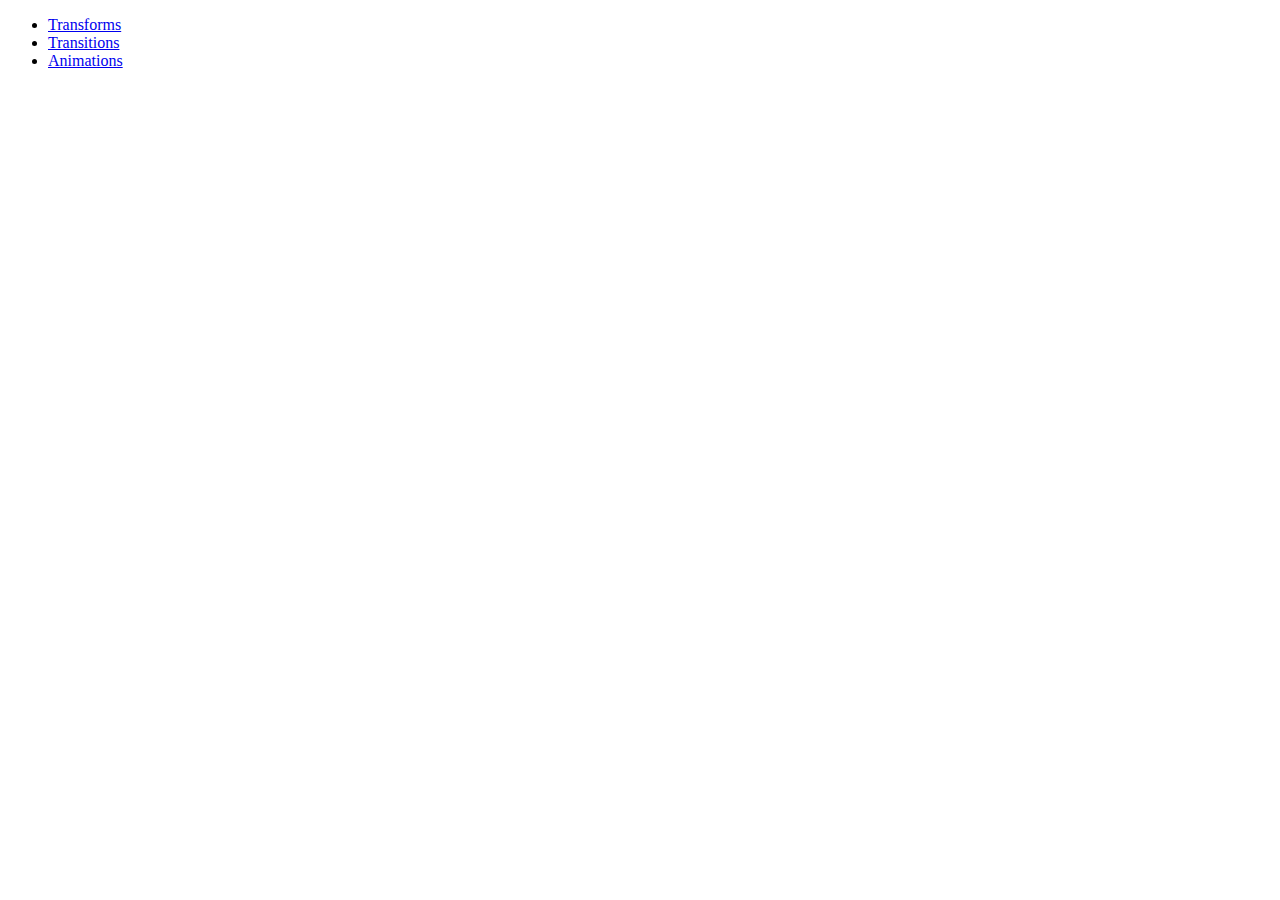
<file: week4/index.html>
<!DOCTYPE html>
<html lang="en">
<head>
    <meta charset="UTF-8">
    <meta name="viewport" content="width=device-width, initial-scale=1.0">
    <meta http-equiv="X-UA-Compatible" content="ie=edge">
    <title>Transforms and Transitions & Animations CSS</title>
</head>
<body>
    <ul>
            <li><a href="./transforms.html">Transforms</a></li>
            <li><a href="./transitions.html">Transitions</a></li>
            <li><a href="./animations.html">Animations</a></li>

    </ul>
</body>
</html>
</file>
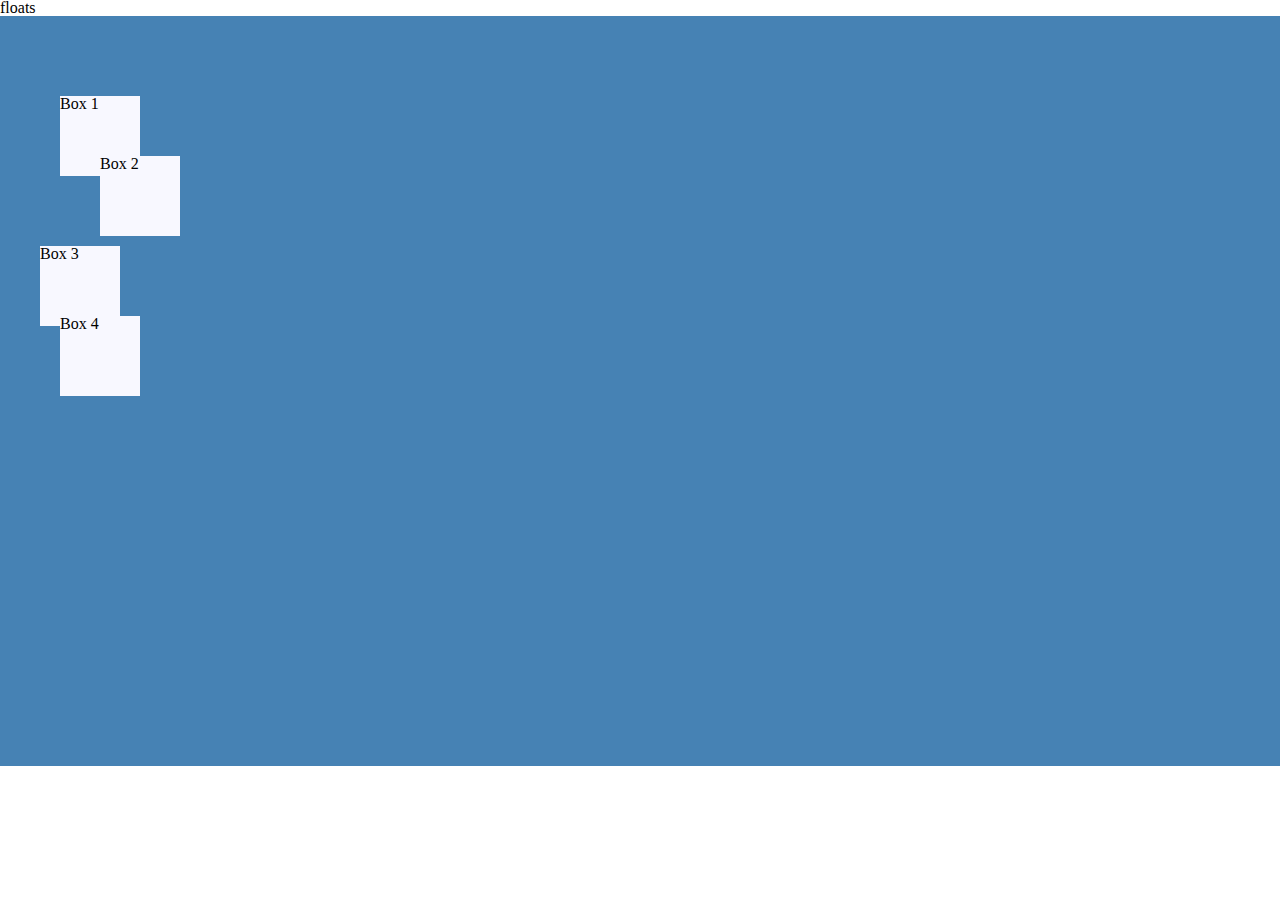
<file: week2/floats.html>
<!DOCTYPE html>
<html lang="en">
<head>
    <meta charset="UTF-8">
    <meta name="viewport" content="width=device-width, initial-scale=1.0">
    <meta http-equiv="X-UA-Compatible" content="ie=edge">
    <title>Floats</title>
    <link rel="stylesheet" href="../week1/object/css/reset.css">
    <link rel="stylesheet" href="./css/style-floats.css">
</head>
<body>
    <h1>floats</h1>

    <div class="box-set">
        <figure class="box box-1">Box 1</figure>
        <figure class="box box-2">Box 2</figure>
        <figure class="box box-3">Box 3</figure>
        <figure class="box box-4">Box 4</figure>
      </div>
      
</body>
</html>
</file>
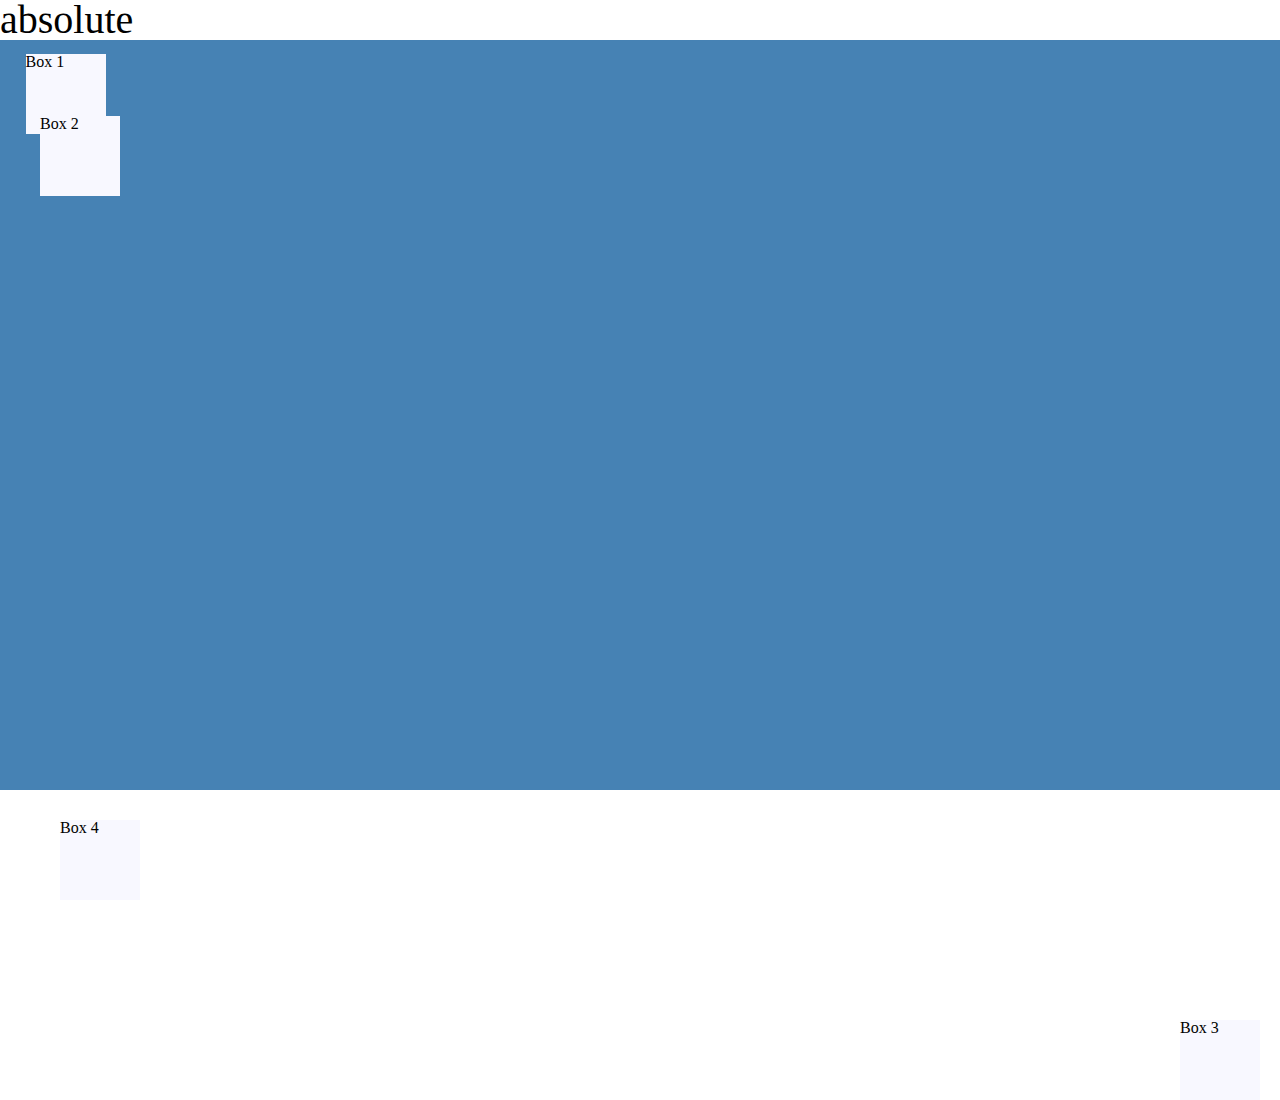
<file: week2/position-absolute.html>
<!DOCTYPE html>
<html lang="en">

<head>
    <meta charset="UTF-8">
    <!-- meta will stop a mobile scale  -->
    <meta name="viewport" content="width=device-width, initial-scale=1.0">
    
    <meta http-equiv="X-UA-Compatible" content="ie=edge">
    <title>Absolute Position</title>
    <link rel="stylesheet" href="../week1/object/css/reset.css">
    <link rel="stylesheet" href="./css/style-position.css">
</head>

<body>
        <h1>absolute</h1>

        <div class="box-set">
            <h2>Parent</h2>
            <figure class="box box-1 absolute">Box 1</figure>
            <figure class="box box-2 absolute">Box 2</figure>
            <figure class="box box-3 absolute">Box 3</figure>
            <figure class="box box-4 absolute">Box 4</figure>
        </div>

   
</body>

</html>
</file>
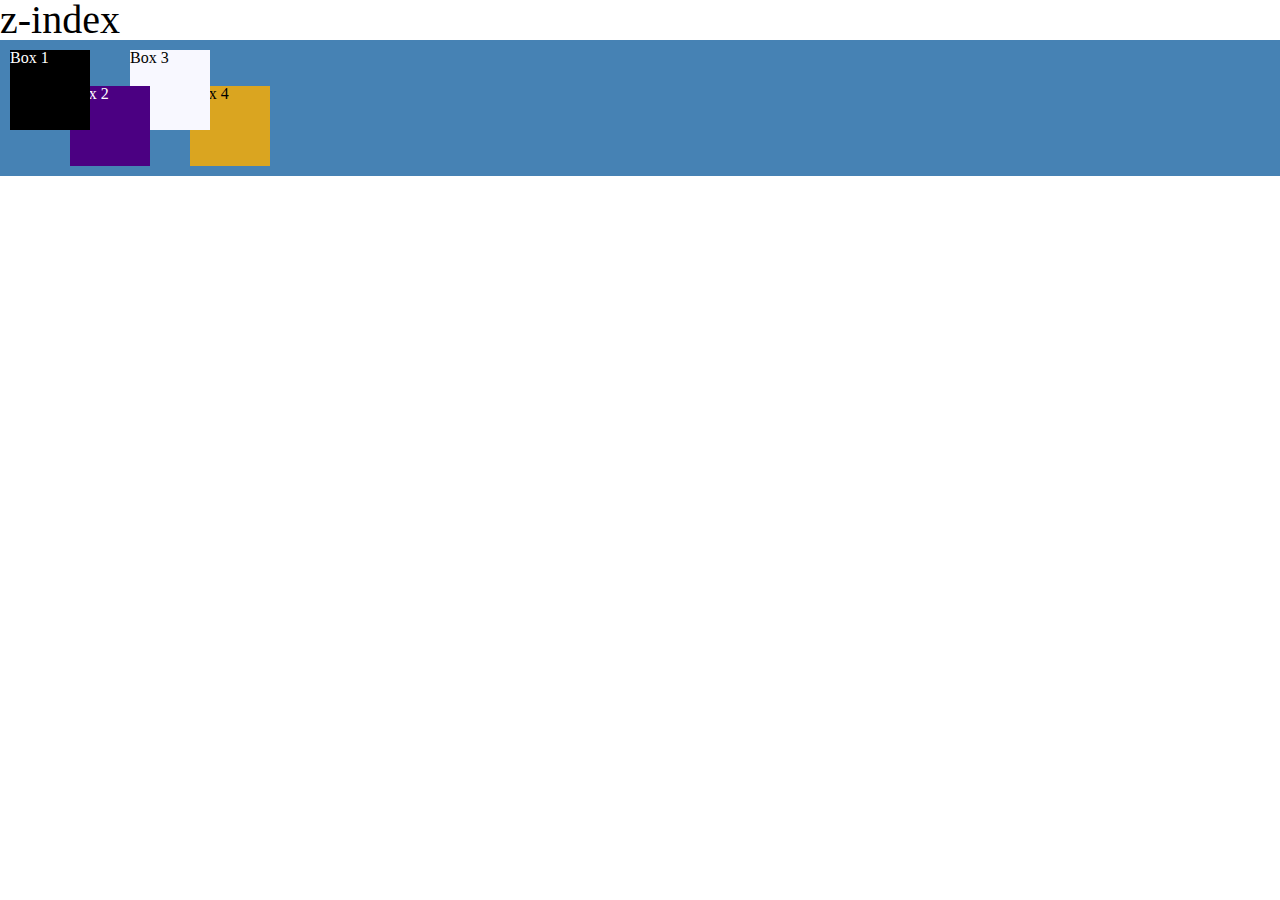
<file: week2/position-z-index.html>
<!DOCTYPE html>
<html lang="en">

<head>
    <meta charset="UTF-8">
    <meta name="viewport" content="width=device-width, initial-scale=1.0">
    <meta http-equiv="X-UA-Compatible" content="ie=edge">
    <title>z-index</title>
    <link rel="stylesheet" href="../week1/object/css/reset.css">
    <link rel="stylesheet" href="./css/style-zindex.css">
</head>

<body>
        <h1>z-index</h1>

        <div class="box-set">
                <h2>Parent</h2>

            <figure class="box box-1 absolute">Box 1</figure>
            <figure class="box box-2 absolute">Box 2</figure>
            <figure class="box box-3 absolute">Box 3</figure>
            <figure class="box box-4 absolute">Box 4</figure>
        </div>

   
</body>

</html>
</file>
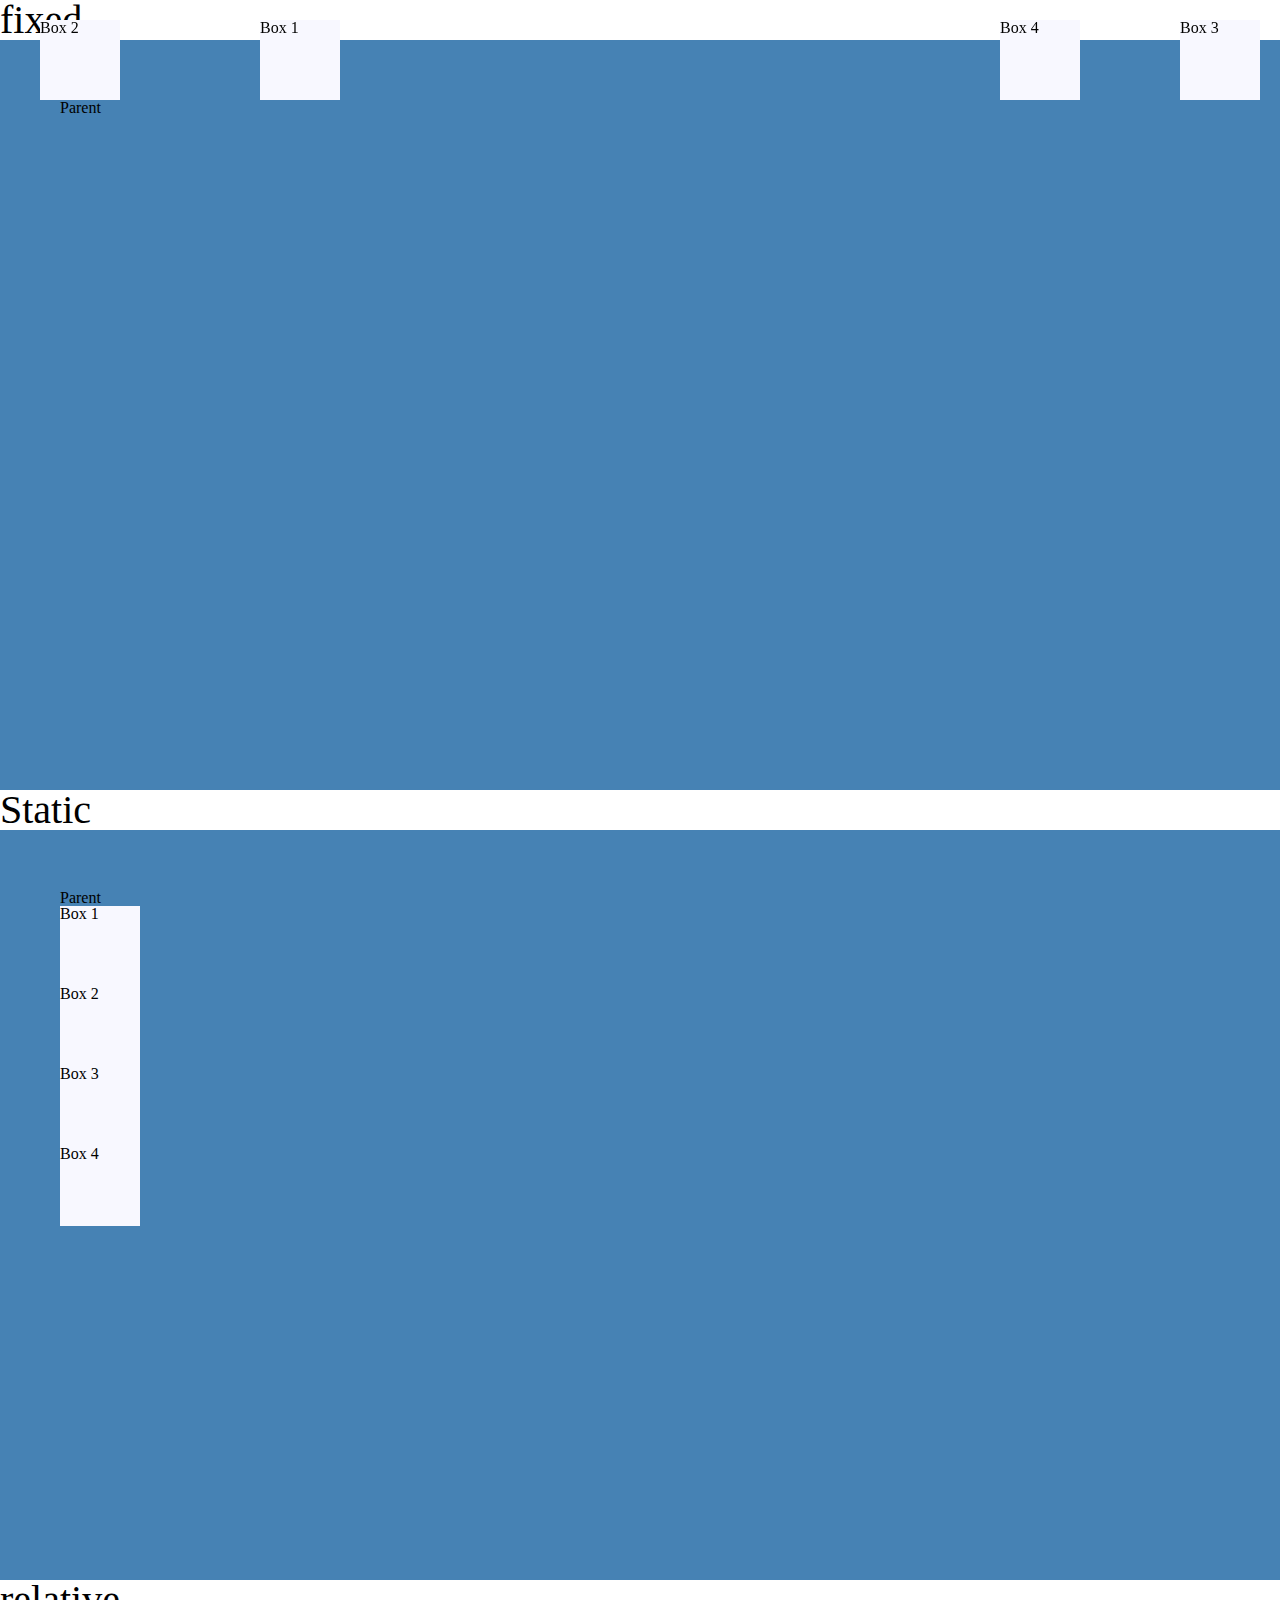
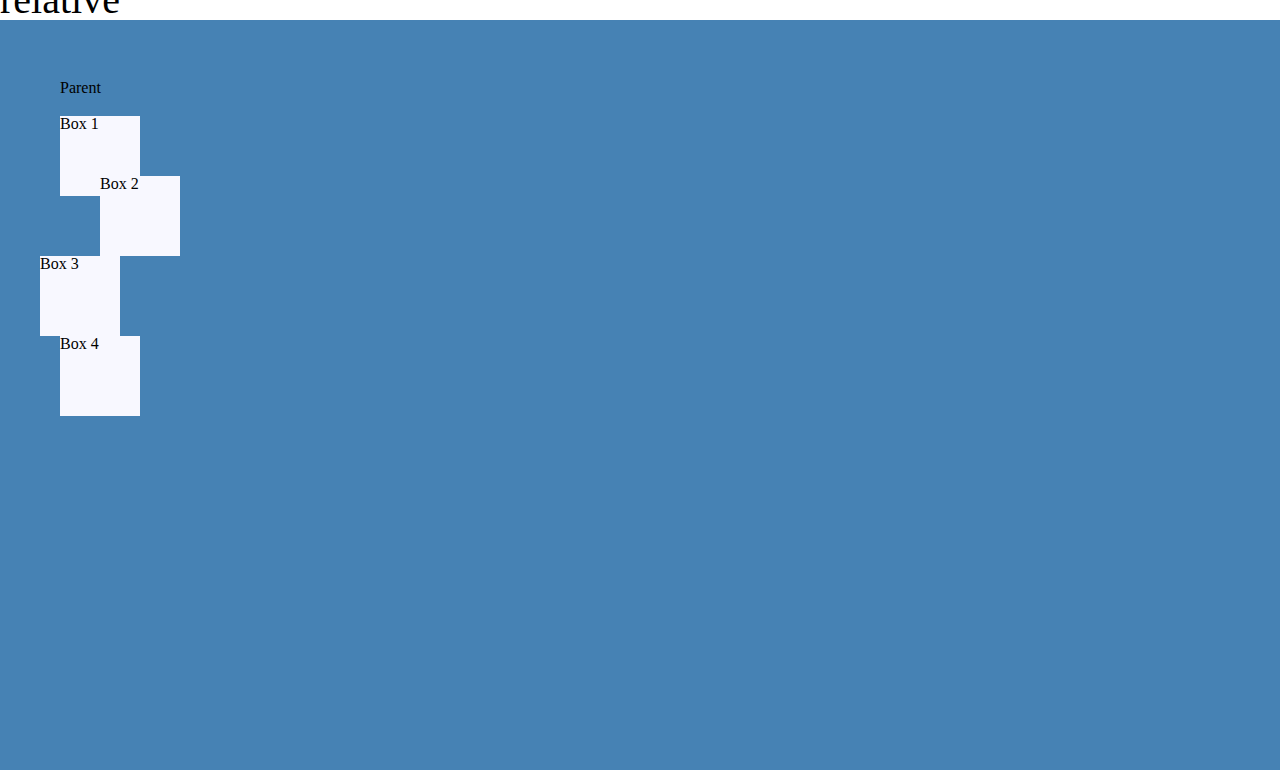
<file: week2/position.html>
<!DOCTYPE html>
<html lang="en">

<head>
    <meta charset="UTF-8">
    <meta name="viewport" content="width=device-width, initial-scale=1.0">
    <meta http-equiv="X-UA-Compatible" content="ie=edge">
    <title>Position</title>
    <link rel="stylesheet" href="../week1/object/css/reset.css">
    <link rel="stylesheet" href="./css/style-position.css">
</head>

<body>
    <h1>fixed</h1>

    <div class="box-set">
        <h2>Parent</h2>

        <figure class="box box-1 fixed">Box 1</figure>
        <figure class="box box-2 fixed">Box 2</figure>
        <figure class="box box-3 fixed">Box 3</figure>
        <figure class="box box-4 fixed">Box 4</figure>
    </div>

    <h1>Static</h1>

    <div class="box-set">
        <h2>Parent</h2>

        <figure class="box box-1 static">Box 1</figure>
        <figure class="box box-2 static">Box 2</figure>
        <figure class="box box-3 static">Box 3</figure>
        <figure class="box box-4 static">Box 4</figure>
    </div>

    <h1>relative</h1>

    <div class="box-set">
        <h2>Parent</h2>

        <figure class="box box-1 relative">Box 1</figure>
        <figure class="box box-2 relative">Box 2</figure>
        <figure class="box box-3 relative">Box 3</figure>
        <figure class="box box-4 relative">Box 4</figure>
    </div>






</body>

</html>
</file>
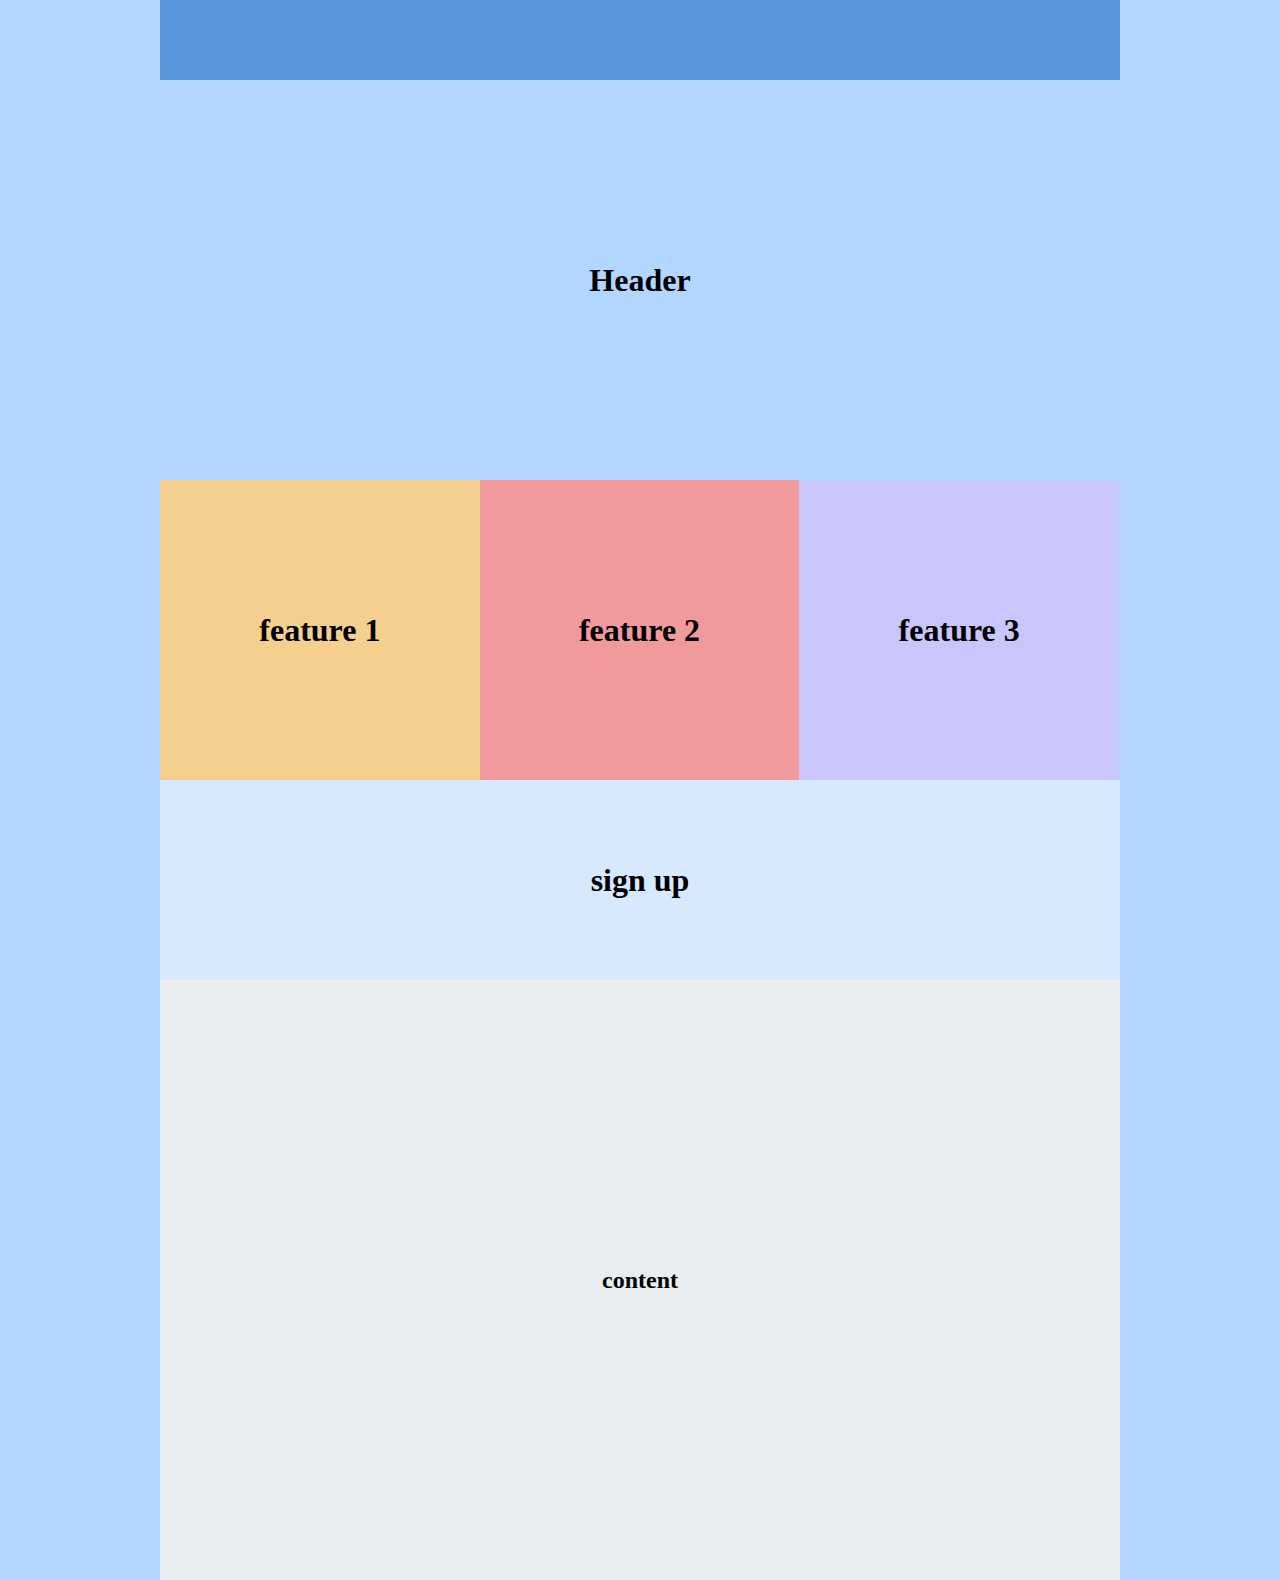
<file: week2/responsive.html>
<!DOCTYPE html>
<html lang='en'>
  <head>
    <meta charset='UTF-8'/>
    <meta name="viewport" content="width=device-width, initial-scale=1.0">
    <title>Responsive Design</title>
    <link rel='stylesheet' href='./css/style-responsive.css'/>
  </head>
  <body>
    <!-- There's nothing here! -->
    <div class='page'>
        <div class='section menu'></div>
        <div class='section header'>
          <h1>Header</h1>
        </div>
        <div class='section content'>
          <h2>content</h2>
        </div>
        <div class='section sign-up'>
          <h1>sign up</h1>
        </div>
        <div class='section feature-1'>
          <h1>feature 1</h1>
        </div>
        <div class='section feature-2'>
          <h1>feature 2</h1>
        </div>
        <div class='section feature-3'>
            <h1>feature 3</h1>   
        </div>
      </div>
  </body>
</html>
</file>
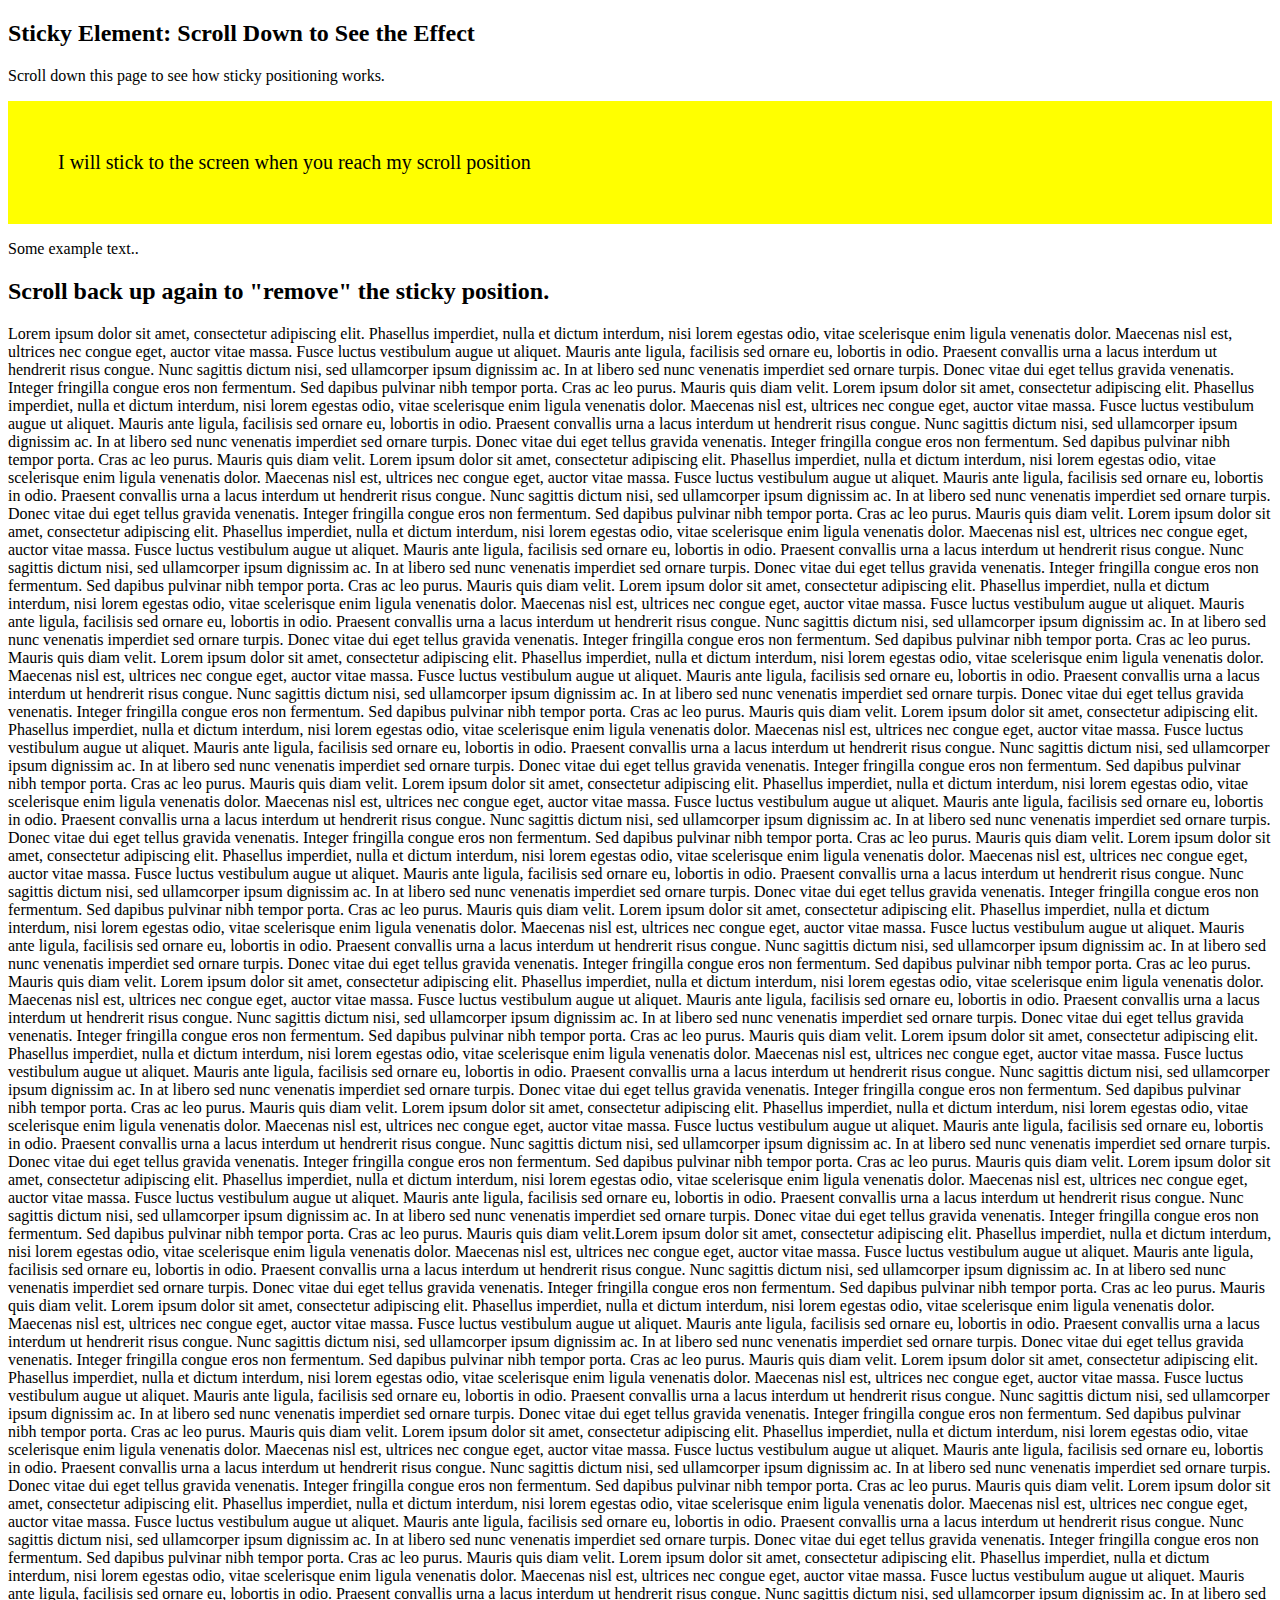
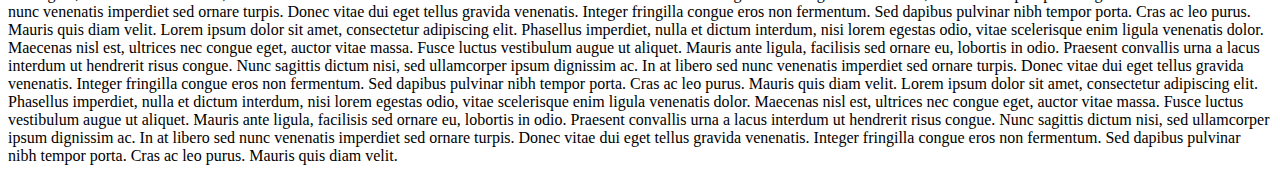
<file: week2/sticky.html>
<!DOCTYPE html>
<html>
<head>
<meta name="viewport" content="width=device-width, initial-scale=1">
<style>
div.sticky {
  position: -webkit-sticky;
  position: sticky;
  top: 0;
  background-color: yellow;
  padding: 50px;
  font-size: 20px;
}
</style>
</head>
<body>

<h2>Sticky Element: Scroll Down to See the Effect</h2>
<p>Scroll down this page to see how  sticky positioning works.</p>
<div class="sticky">I will stick to the screen when you reach my scroll position</div>

<p>Some example text..</p>
<h2>Scroll back up again to "remove" the sticky position.</h2>
<p>Lorem ipsum dolor sit amet, consectetur adipiscing elit. Phasellus imperdiet, nulla et dictum interdum, nisi lorem egestas odio, vitae scelerisque enim ligula venenatis dolor. Maecenas nisl est, ultrices nec congue eget, auctor vitae massa. Fusce luctus vestibulum augue ut aliquet. Mauris ante ligula, facilisis sed ornare eu, lobortis in odio. Praesent convallis urna a lacus interdum ut hendrerit risus congue. Nunc sagittis dictum nisi, sed ullamcorper ipsum dignissim ac. In at libero sed nunc venenatis imperdiet sed ornare turpis. Donec vitae dui eget tellus gravida venenatis. Integer fringilla congue eros non fermentum. Sed dapibus pulvinar nibh tempor porta. Cras ac leo purus. Mauris quis diam velit. Lorem ipsum dolor sit amet, consectetur adipiscing elit. Phasellus imperdiet, nulla et dictum interdum, nisi lorem egestas odio, vitae scelerisque enim ligula venenatis dolor. Maecenas nisl est, ultrices nec congue eget, auctor vitae massa. Fusce luctus vestibulum augue ut aliquet. Mauris ante ligula, facilisis sed ornare eu, lobortis in odio. Praesent convallis urna a lacus interdum ut hendrerit risus congue. Nunc sagittis dictum nisi, sed ullamcorper ipsum dignissim ac. In at libero sed nunc venenatis imperdiet sed ornare turpis. Donec vitae dui eget tellus gravida venenatis. Integer fringilla congue eros non fermentum. Sed dapibus pulvinar nibh tempor porta. Cras ac leo purus. Mauris quis diam velit. Lorem ipsum dolor sit amet, consectetur adipiscing elit. Phasellus imperdiet, nulla et dictum interdum, nisi lorem egestas odio, vitae scelerisque enim ligula venenatis dolor. Maecenas nisl est, ultrices nec congue eget, auctor vitae massa. Fusce luctus vestibulum augue ut aliquet. Mauris ante ligula, facilisis sed ornare eu, lobortis in odio. Praesent convallis urna a lacus interdum ut hendrerit risus congue. Nunc sagittis dictum nisi, sed ullamcorper ipsum dignissim ac. In at libero sed nunc venenatis imperdiet sed ornare turpis. Donec vitae dui eget tellus gravida venenatis. Integer fringilla congue eros non fermentum. Sed dapibus pulvinar nibh tempor porta. Cras ac leo purus. Mauris quis diam velit. Lorem ipsum dolor sit amet, consectetur adipiscing elit. Phasellus imperdiet, nulla et dictum interdum, nisi lorem egestas odio, vitae scelerisque enim ligula venenatis dolor. Maecenas nisl est, ultrices nec congue eget, auctor vitae massa. Fusce luctus vestibulum augue ut aliquet. Mauris ante ligula, facilisis sed ornare eu, lobortis in odio. Praesent convallis urna a lacus interdum ut hendrerit risus congue. Nunc sagittis dictum nisi, sed ullamcorper ipsum dignissim ac. In at libero sed nunc venenatis imperdiet sed ornare turpis. Donec vitae dui eget tellus gravida venenatis. Integer fringilla congue eros non fermentum. Sed dapibus pulvinar nibh tempor porta. Cras ac leo purus. Mauris quis diam velit. Lorem ipsum dolor sit amet, consectetur adipiscing elit. Phasellus imperdiet, nulla et dictum interdum, nisi lorem egestas odio, vitae scelerisque enim ligula venenatis dolor. Maecenas nisl est, ultrices nec congue eget, auctor vitae massa. Fusce luctus vestibulum augue ut aliquet. Mauris ante ligula, facilisis sed ornare eu, lobortis in odio. Praesent convallis urna a lacus interdum ut hendrerit risus congue. Nunc sagittis dictum nisi, sed ullamcorper ipsum dignissim ac. In at libero sed nunc venenatis imperdiet sed ornare turpis. Donec vitae dui eget tellus gravida venenatis. Integer fringilla congue eros non fermentum. Sed dapibus pulvinar nibh tempor porta. Cras ac leo purus. Mauris quis diam velit. Lorem ipsum dolor sit amet, consectetur adipiscing elit. Phasellus imperdiet, nulla et dictum interdum, nisi lorem egestas odio, vitae scelerisque enim ligula venenatis dolor. Maecenas nisl est, ultrices nec congue eget, auctor vitae massa. Fusce luctus vestibulum augue ut aliquet. Mauris ante ligula, facilisis sed ornare eu, lobortis in odio. Praesent convallis urna a lacus interdum ut hendrerit risus congue. Nunc sagittis dictum nisi, sed ullamcorper ipsum dignissim ac. In at libero sed nunc venenatis imperdiet sed ornare turpis. Donec vitae dui eget tellus gravida venenatis. Integer fringilla congue eros non fermentum. Sed dapibus pulvinar nibh tempor porta. Cras ac leo purus. Mauris quis diam velit. Lorem ipsum dolor sit amet, consectetur adipiscing elit. Phasellus imperdiet, nulla et dictum interdum, nisi lorem egestas odio, vitae scelerisque enim ligula venenatis dolor. Maecenas nisl est, ultrices nec congue eget, auctor vitae massa. Fusce luctus vestibulum augue ut aliquet. Mauris ante ligula, facilisis sed ornare eu, lobortis in odio. Praesent convallis urna a lacus interdum ut hendrerit risus congue. Nunc sagittis dictum nisi, sed ullamcorper ipsum dignissim ac. In at libero sed nunc venenatis imperdiet sed ornare turpis. Donec vitae dui eget tellus gravida venenatis. Integer fringilla congue eros non fermentum. Sed dapibus pulvinar nibh tempor porta. Cras ac leo purus. Mauris quis diam velit. Lorem ipsum dolor sit amet, consectetur adipiscing elit. Phasellus imperdiet, nulla et dictum interdum, nisi lorem egestas odio, vitae scelerisque enim ligula venenatis dolor. Maecenas nisl est, ultrices nec congue eget, auctor vitae massa. Fusce luctus vestibulum augue ut aliquet. Mauris ante ligula, facilisis sed ornare eu, lobortis in odio. Praesent convallis urna a lacus interdum ut hendrerit risus congue. Nunc sagittis dictum nisi, sed ullamcorper ipsum dignissim ac. In at libero sed nunc venenatis imperdiet sed ornare turpis. Donec vitae dui eget tellus gravida venenatis. Integer fringilla congue eros non fermentum. Sed dapibus pulvinar nibh tempor porta. Cras ac leo purus. Mauris quis diam velit. Lorem ipsum dolor sit amet, consectetur adipiscing elit. Phasellus imperdiet, nulla et dictum interdum, nisi lorem egestas odio, vitae scelerisque enim ligula venenatis dolor. Maecenas nisl est, ultrices nec congue eget, auctor vitae massa. Fusce luctus vestibulum augue ut aliquet. Mauris ante ligula, facilisis sed ornare eu, lobortis in odio. Praesent convallis urna a lacus interdum ut hendrerit risus congue. Nunc sagittis dictum nisi, sed ullamcorper ipsum dignissim ac. In at libero sed nunc venenatis imperdiet sed ornare turpis. Donec vitae dui eget tellus gravida venenatis. Integer fringilla congue eros non fermentum. Sed dapibus pulvinar nibh tempor porta. Cras ac leo purus. Mauris quis diam velit. Lorem ipsum dolor sit amet, consectetur adipiscing elit. Phasellus imperdiet, nulla et dictum interdum, nisi lorem egestas odio, vitae scelerisque enim ligula venenatis dolor. Maecenas nisl est, ultrices nec congue eget, auctor vitae massa. Fusce luctus vestibulum augue ut aliquet. Mauris ante ligula, facilisis sed ornare eu, lobortis in odio. Praesent convallis urna a lacus interdum ut hendrerit risus congue. Nunc sagittis dictum nisi, sed ullamcorper ipsum dignissim ac. In at libero sed nunc venenatis imperdiet sed ornare turpis. Donec vitae dui eget tellus gravida venenatis. Integer fringilla congue eros non fermentum. Sed dapibus pulvinar nibh tempor porta. Cras ac leo purus. Mauris quis diam velit. Lorem ipsum dolor sit amet, consectetur adipiscing elit. Phasellus imperdiet, nulla et dictum interdum, nisi lorem egestas odio, vitae scelerisque enim ligula venenatis dolor. Maecenas nisl est, ultrices nec congue eget, auctor vitae massa. Fusce luctus vestibulum augue ut aliquet. Mauris ante ligula, facilisis sed ornare eu, lobortis in odio. Praesent convallis urna a lacus interdum ut hendrerit risus congue. Nunc sagittis dictum nisi, sed ullamcorper ipsum dignissim ac. In at libero sed nunc venenatis imperdiet sed ornare turpis. Donec vitae dui eget tellus gravida venenatis. Integer fringilla congue eros non fermentum. Sed dapibus pulvinar nibh tempor porta. Cras ac leo purus. Mauris quis diam velit. Lorem ipsum dolor sit amet, consectetur adipiscing elit. Phasellus imperdiet, nulla et dictum interdum, nisi lorem egestas odio, vitae scelerisque enim ligula venenatis dolor. Maecenas nisl est, ultrices nec congue eget, auctor vitae massa. Fusce luctus vestibulum augue ut aliquet. Mauris ante ligula, facilisis sed ornare eu, lobortis in odio. Praesent convallis urna a lacus interdum ut hendrerit risus congue. Nunc sagittis dictum nisi, sed ullamcorper ipsum dignissim ac. In at libero sed nunc venenatis imperdiet sed ornare turpis. Donec vitae dui eget tellus gravida venenatis. Integer fringilla congue eros non fermentum. Sed dapibus pulvinar nibh tempor porta. Cras ac leo purus. Mauris quis diam velit. Lorem ipsum dolor sit amet, consectetur adipiscing elit. Phasellus imperdiet, nulla et dictum interdum, nisi lorem egestas odio, vitae scelerisque enim ligula venenatis dolor. Maecenas nisl est, ultrices nec congue eget, auctor vitae massa. Fusce luctus vestibulum augue ut aliquet. Mauris ante ligula, facilisis sed ornare eu, lobortis in odio. Praesent convallis urna a lacus interdum ut hendrerit risus congue. Nunc sagittis dictum nisi, sed ullamcorper ipsum dignissim ac. In at libero sed nunc venenatis imperdiet sed ornare turpis. Donec vitae dui eget tellus gravida venenatis. Integer fringilla congue eros non fermentum. Sed dapibus pulvinar nibh tempor porta. Cras ac leo purus. Mauris quis diam velit. Lorem ipsum dolor sit amet, consectetur adipiscing elit. Phasellus imperdiet, nulla et dictum interdum, nisi lorem egestas odio, vitae scelerisque enim ligula venenatis dolor. Maecenas nisl est, ultrices nec congue eget, auctor vitae massa. Fusce luctus vestibulum augue ut aliquet. Mauris ante ligula, facilisis sed ornare eu, lobortis in odio. Praesent convallis urna a lacus interdum ut hendrerit risus congue. Nunc sagittis dictum nisi, sed ullamcorper ipsum dignissim ac. In at libero sed nunc venenatis imperdiet sed ornare turpis. Donec vitae dui eget tellus gravida venenatis. Integer fringilla congue eros non fermentum. Sed dapibus pulvinar nibh tempor porta. Cras ac leo purus. Mauris quis diam velit.Lorem ipsum dolor sit amet, consectetur adipiscing elit. Phasellus imperdiet, nulla et dictum interdum, nisi lorem egestas odio, vitae scelerisque enim ligula venenatis dolor. Maecenas nisl est, ultrices nec congue eget, auctor vitae massa. Fusce luctus vestibulum augue ut aliquet. Mauris ante ligula, facilisis sed ornare eu, lobortis in odio. Praesent convallis urna a lacus interdum ut hendrerit risus congue. Nunc sagittis dictum nisi, sed ullamcorper ipsum dignissim ac. In at libero sed nunc venenatis imperdiet sed ornare turpis. Donec vitae dui eget tellus gravida venenatis. Integer fringilla congue eros non fermentum. Sed dapibus pulvinar nibh tempor porta. Cras ac leo purus. Mauris quis diam velit. Lorem ipsum dolor sit amet, consectetur adipiscing elit. Phasellus imperdiet, nulla et dictum interdum, nisi lorem egestas odio, vitae scelerisque enim ligula venenatis dolor. Maecenas nisl est, ultrices nec congue eget, auctor vitae massa. Fusce luctus vestibulum augue ut aliquet. Mauris ante ligula, facilisis sed ornare eu, lobortis in odio. Praesent convallis urna a lacus interdum ut hendrerit risus congue. Nunc sagittis dictum nisi, sed ullamcorper ipsum dignissim ac. In at libero sed nunc venenatis imperdiet sed ornare turpis. Donec vitae dui eget tellus gravida venenatis. Integer fringilla congue eros non fermentum. Sed dapibus pulvinar nibh tempor porta. Cras ac leo purus. Mauris quis diam velit. Lorem ipsum dolor sit amet, consectetur adipiscing elit. Phasellus imperdiet, nulla et dictum interdum, nisi lorem egestas odio, vitae scelerisque enim ligula venenatis dolor. Maecenas nisl est, ultrices nec congue eget, auctor vitae massa. Fusce luctus vestibulum augue ut aliquet. Mauris ante ligula, facilisis sed ornare eu, lobortis in odio. Praesent convallis urna a lacus interdum ut hendrerit risus congue. Nunc sagittis dictum nisi, sed ullamcorper ipsum dignissim ac. In at libero sed nunc venenatis imperdiet sed ornare turpis. Donec vitae dui eget tellus gravida venenatis. Integer fringilla congue eros non fermentum. Sed dapibus pulvinar nibh tempor porta. Cras ac leo purus. Mauris quis diam velit. Lorem ipsum dolor sit amet, consectetur adipiscing elit. Phasellus imperdiet, nulla et dictum interdum, nisi lorem egestas odio, vitae scelerisque enim ligula venenatis dolor. Maecenas nisl est, ultrices nec congue eget, auctor vitae massa. Fusce luctus vestibulum augue ut aliquet. Mauris ante ligula, facilisis sed ornare eu, lobortis in odio. Praesent convallis urna a lacus interdum ut hendrerit risus congue. Nunc sagittis dictum nisi, sed ullamcorper ipsum dignissim ac. In at libero sed nunc venenatis imperdiet sed ornare turpis. Donec vitae dui eget tellus gravida venenatis. Integer fringilla congue eros non fermentum. Sed dapibus pulvinar nibh tempor porta. Cras ac leo purus. Mauris quis diam velit. Lorem ipsum dolor sit amet, consectetur adipiscing elit. Phasellus imperdiet, nulla et dictum interdum, nisi lorem egestas odio, vitae scelerisque enim ligula venenatis dolor. Maecenas nisl est, ultrices nec congue eget, auctor vitae massa. Fusce luctus vestibulum augue ut aliquet. Mauris ante ligula, facilisis sed ornare eu, lobortis in odio. Praesent convallis urna a lacus interdum ut hendrerit risus congue. Nunc sagittis dictum nisi, sed ullamcorper ipsum dignissim ac. In at libero sed nunc venenatis imperdiet sed ornare turpis. Donec vitae dui eget tellus gravida venenatis. Integer fringilla congue eros non fermentum. Sed dapibus pulvinar nibh tempor porta. Cras ac leo purus. Mauris quis diam velit. Lorem ipsum dolor sit amet, consectetur adipiscing elit. Phasellus imperdiet, nulla et dictum interdum, nisi lorem egestas odio, vitae scelerisque enim ligula venenatis dolor. Maecenas nisl est, ultrices nec congue eget, auctor vitae massa. Fusce luctus vestibulum augue ut aliquet. Mauris ante ligula, facilisis sed ornare eu, lobortis in odio. Praesent convallis urna a lacus interdum ut hendrerit risus congue. Nunc sagittis dictum nisi, sed ullamcorper ipsum dignissim ac. In at libero sed nunc venenatis imperdiet sed ornare turpis. Donec vitae dui eget tellus gravida venenatis. Integer fringilla congue eros non fermentum. Sed dapibus pulvinar nibh tempor porta. Cras ac leo purus. Mauris quis diam velit. Lorem ipsum dolor sit amet, consectetur adipiscing elit. Phasellus imperdiet, nulla et dictum interdum, nisi lorem egestas odio, vitae scelerisque enim ligula venenatis dolor. Maecenas nisl est, ultrices nec congue eget, auctor vitae massa. Fusce luctus vestibulum augue ut aliquet. Mauris ante ligula, facilisis sed ornare eu, lobortis in odio. Praesent convallis urna a lacus interdum ut hendrerit risus congue. Nunc sagittis dictum nisi, sed ullamcorper ipsum dignissim ac. In at libero sed nunc venenatis imperdiet sed ornare turpis. Donec vitae dui eget tellus gravida venenatis. Integer fringilla congue eros non fermentum. Sed dapibus pulvinar nibh tempor porta. Cras ac leo purus. Mauris quis diam velit. Lorem ipsum dolor sit amet, consectetur adipiscing elit. Phasellus imperdiet, nulla et dictum interdum, nisi lorem egestas odio, vitae scelerisque enim ligula venenatis dolor. Maecenas nisl est, ultrices nec congue eget, auctor vitae massa. Fusce luctus vestibulum augue ut aliquet. Mauris ante ligula, facilisis sed ornare eu, lobortis in odio. Praesent convallis urna a lacus interdum ut hendrerit risus congue. Nunc sagittis dictum nisi, sed ullamcorper ipsum dignissim ac. In at libero sed nunc venenatis imperdiet sed ornare turpis. Donec vitae dui eget tellus gravida venenatis. Integer fringilla congue eros non fermentum. Sed dapibus pulvinar nibh tempor porta. Cras ac leo purus. Mauris quis diam velit.</p>

</body>
</html>
</file>
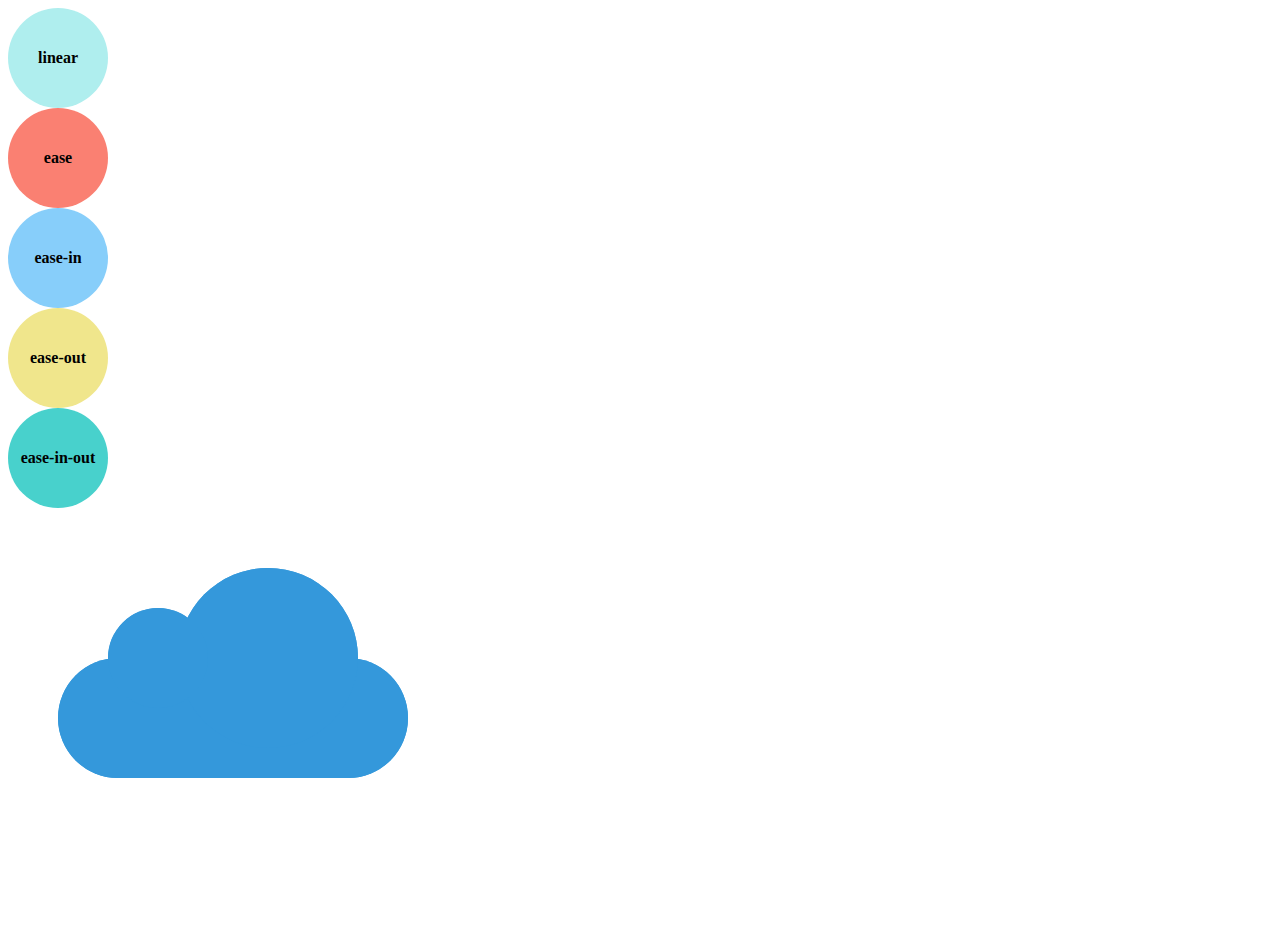
<file: week4/animations.html>
<!DOCTYPE html>
<html lang="en">
<head>
    <meta charset="UTF-8">
    <meta name="viewport" content="width=device-width, initial-scale=1.0">
    <meta http-equiv="X-UA-Compatible" content="ie=edge">
    <title>Document</title>

    <link rel="stylesheet" href="./css/animations.css">
</head>
<body>

        <div class="circle circle1">linear</div>
        <div class="circle circle2">ease</div>
        <div class="circle circle3">ease-in</div>
        <div class="circle circle4">ease-out</div>
        <div class="circle circle5">ease-in-out</div>

        <div class="cloud">
                <div class="cloudshadow"></div>
            </div>
</body>
</html>
</file>
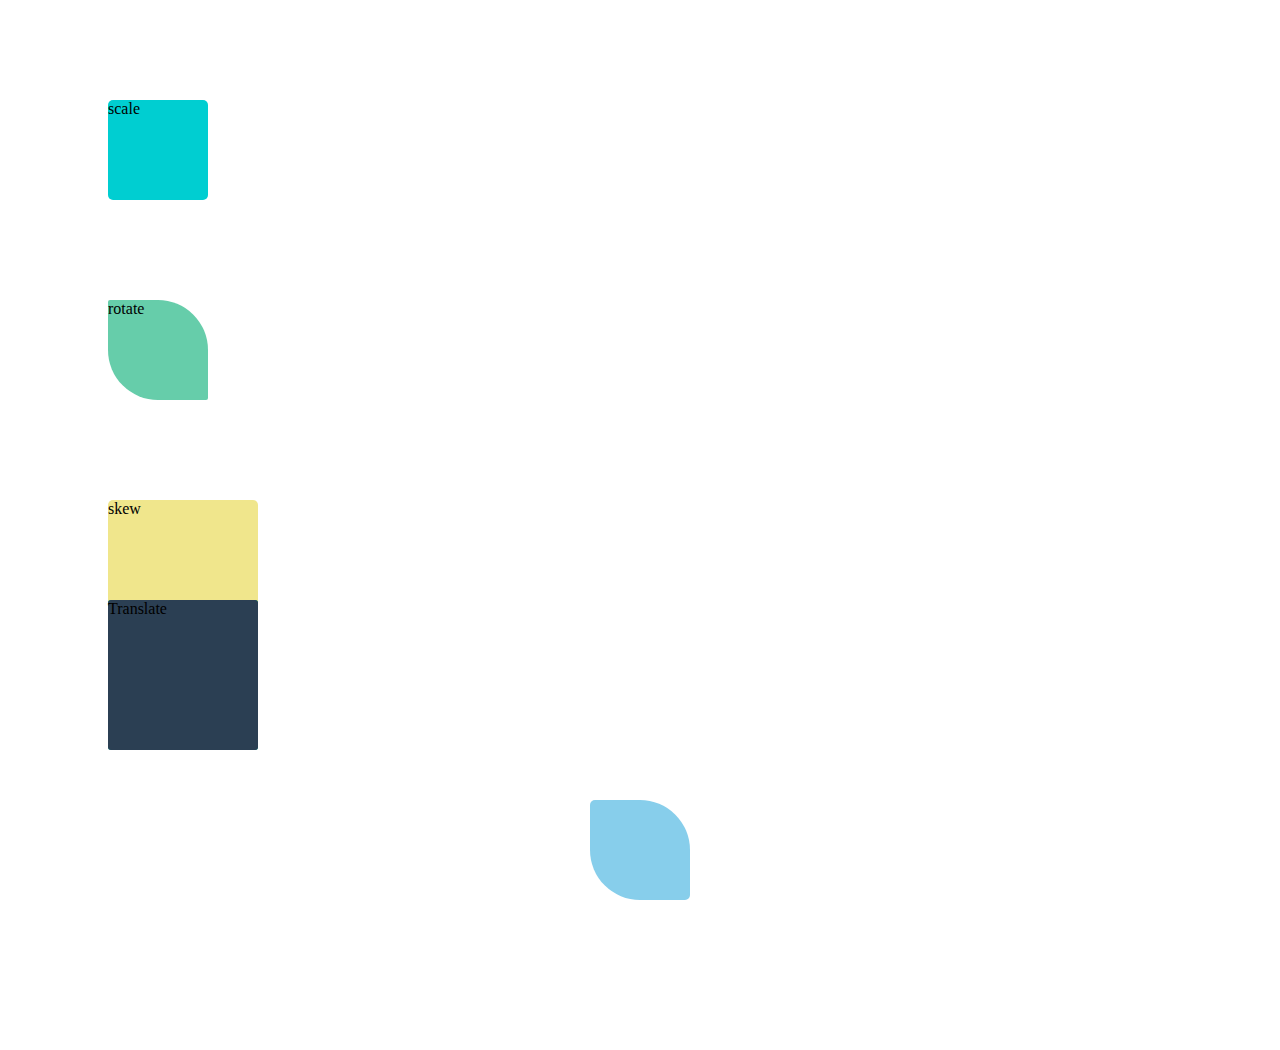
<file: week4/transforms.html>
<!DOCTYPE html>
<html lang="en">

<head>
    <meta charset="UTF-8">
    <meta name="viewport" content="width=device-width, initial-scale=1.0">
    <meta http-equiv="X-UA-Compatible" content="ie=edge">
    <title>Document</title>
    <link rel="stylesheet" href="./css/tansforms.css">
</head>

<body>
    <div class='square'>scale</div>
    <div class="droplet">rotate</div>
    <div class="square1">Translate</div>
    <div class="square2">Translate</div>
    <div class="square-skew">skew</div>
    <div class="droplet-transformOrigin"></div>
</body>

</html>
</file>
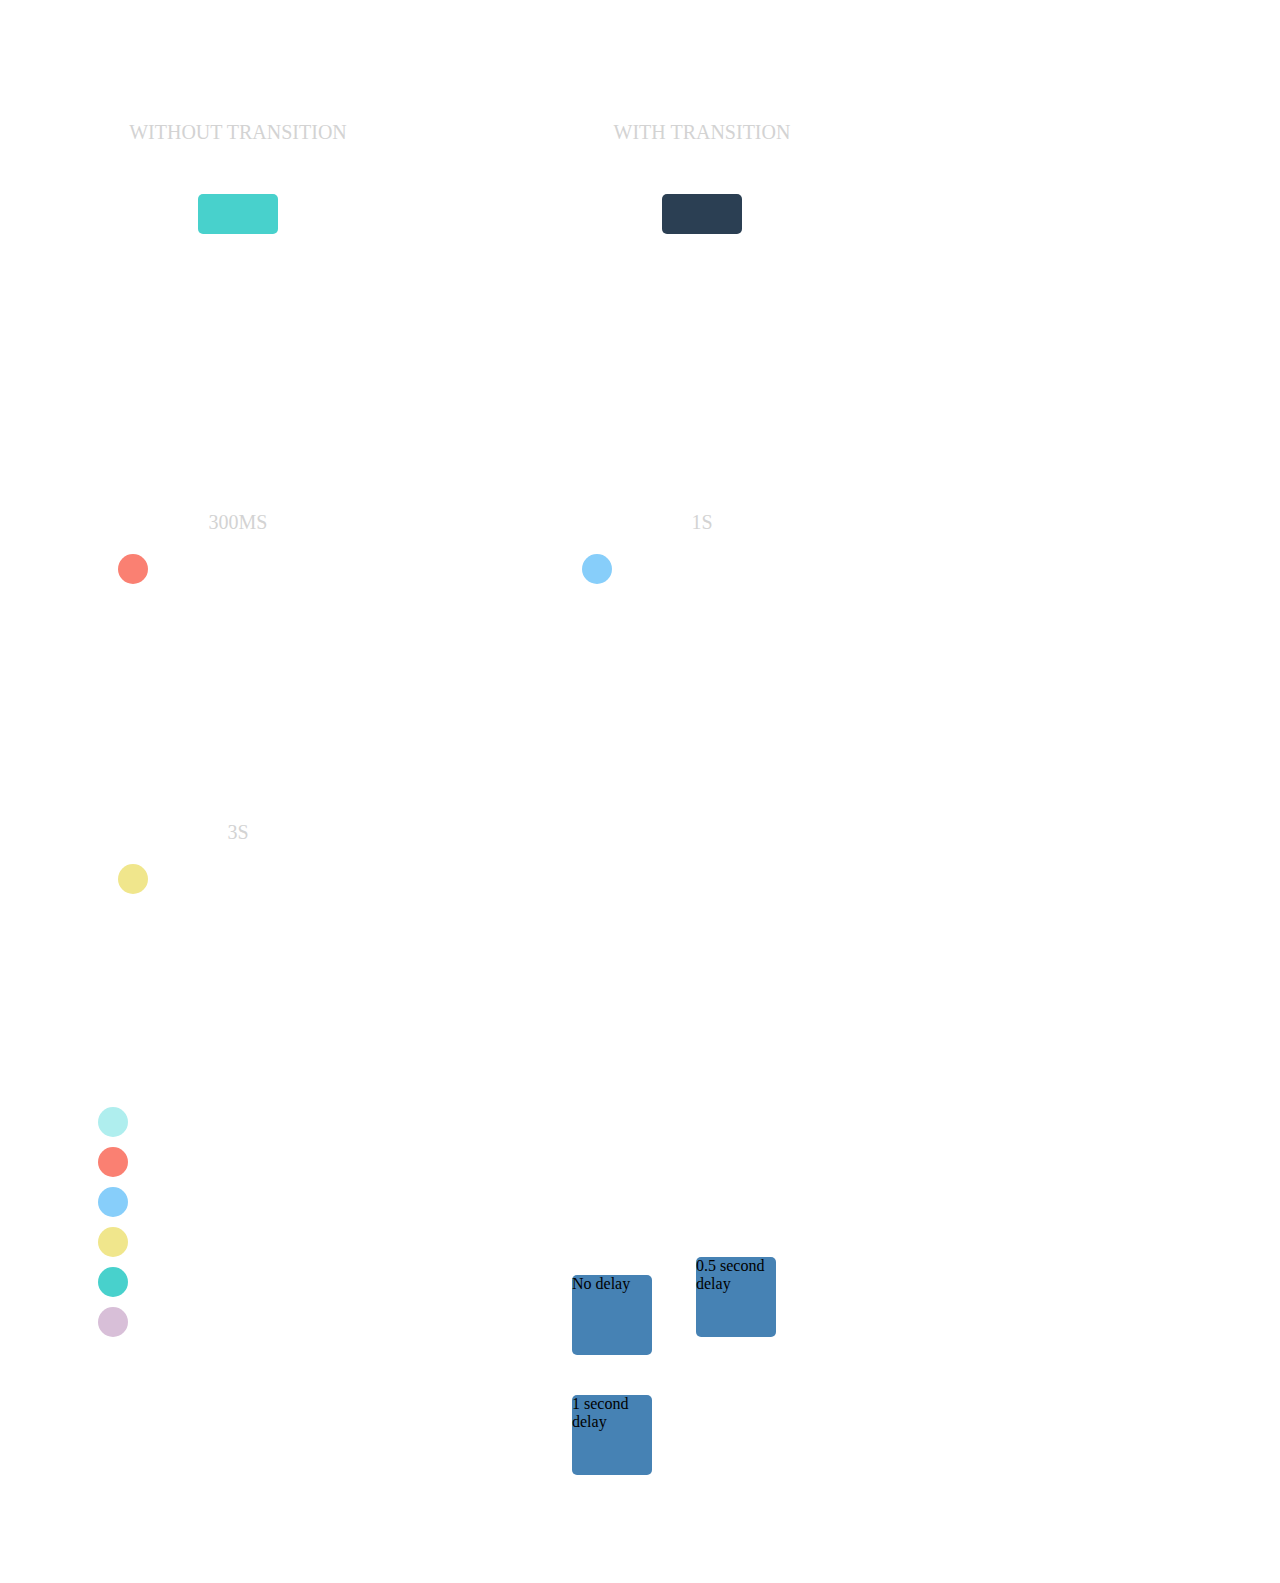
<file: week4/transitions.html>
<!DOCTYPE html>
<html lang="en">
<head>
    <meta charset="UTF-8">
    <meta name="viewport" content="width=device-width, initial-scale=1.0">
    <meta http-equiv="X-UA-Compatible" content="ie=edge">
    <title>Document</title>
    <link rel="stylesheet" href="./css/transitions.css">
</head>
<body>
    <div class="wrap">
        <div class="container">
          <h1>Without transition</p>
          <div class="box1 box"></div>
        </div>
         <div class="container">
          <h1>With transition</p>
          <div class="box2 box"></div>
        </div>
      </div>

      <div class="wrap">
 
        <div class="container">
          <h1>300ms</p>
          <div class="circle1 circle"></div>
        </div>
         <div class="container">
          <h1>1s</p>
          <div class="circle2 circle"></div>
        </div>
         <div class="container">
          <h1>3s</p>
          <div class="circle3 circle"></div>
        </div>
      </div>

      <div class="container">
        <div class="circle0"></div>
        <div class="circle1"></div>
        <div class="circle2"></div>
        <div class="circle3"></div>
        <div class="circle4"></div>
        <div class="circle5"></div>
      </div>

      <div class="container delay">
        <div class="delay1 delay-box">No delay</div>
        <div class="delay2 delay-box">0.5 second delay</div>
        <div class="delay3 delay-box">1 second delay</div>
      </div>
</body>
</html>
</file>
<file: week2/css/style-floats.css>
.box-set {
  background-color: steelblue;
  padding: 60px;
  width: 100%;
  height: 100%;
  min-height: 630px;
}
.box {
    background:  ghostwhite;
    height: 80px;
    position: relative;
    width: 80px;
  }

  .box-1 {
    top: 20px;
  }
  .box-2 {
    left: 40px;
  }
  .box-3 {
    bottom: -10px;
    right: 20px;
  }
</file>
<file: week2/css/style-position.css>
h1{
  font-size: 2.5em;
}
.box-set {
  background-color: steelblue;
  padding: 60px;
  width: 100%;
  height: 100%;
  min-height: 630px;
}

.relative {
  position: relative;
}
.static {
  position: static;
}

.fixed {
  position: fixed;
}
.absolute {
  position: absolute;
}

.box {
  background: ghostwhite;
  height: 80px;
  width: 80px;
}

.box-1 {
  top: 20px;
}
.box-2 {
  left: 40px;
}
.box-3 {
  right: 20px;
}

.box-1.fixed {
  top: 20px;
  left: 260px;
}
.box-2.fixed {
  top: 20px;
  left: 40px;
}
.box-3.fixed {
  top: 20px;
  right: 20px;
}
.box-4.fixed {
  top: 20px;
  right: 200px;
}

.box-1.absolute  {
  top: 6%;
  left: 2%;
}
.box-2.absolute{
  top: 300;
  right: -40px;
}
.box-3.absolute {
  bottom: -200px;
  right: 20px;
}
.box-4.absolute {
  bottom: 0;
}
</file>
<file: week2/css/style-zindex.css>
h1 {
  font-size: 2.5em;
}
.box-set {
  background-color: steelblue;
  padding: 60px;
  position: relative;
}
.box {
  background: ghostwhite;
  height: 80px;
  width: 80px;
  position: absolute;
}
.box-1 {
  left: 10px;
  top: 10px;
  background-color: black;
  color: white;
  z-index: 4;
}
.box-2 {
  bottom: 10px;
  left: 70px;
  z-index: 3;
  background-color: indigo;
  color: white;
}
.box-3 {
  left: 130px;
  top: 10px;
  z-index: 2;
}
.box-4 {
  bottom: 10px;
  left: 190px;
  z-index: 1;
  background-color: goldenrod;
}
</file>
<file: week2/css/style-responsive.css>
* {
    margin: 0;
    padding: 0;
    box-sizing: border-box;
  }
  
  .page {
    display: flex;
    flex-wrap: wrap;
  }
  
  .section {
    width: 100%;
    height: 300px;
    display: flex;
    justify-content: center;
    align-items: center;
  }
  
  .menu {
    background-color: #5995DA;
    height: 80px;
  }
  
  .header {
    background-color: #B2D6FF;
  }
  
  .content {
    background-color: #EAEDF0;
    height: 600px;
  }
  
  .sign-up {
    background-color: #D6E9FE;
  }
  
  .feature-1 {
    background-color: #F5CF8E;
  }
  
  .feature-2 {
    background-color: #F09A9D;
  }
  
  .feature-3 {
    background-color: #C8C6FA;
  }
  /* Mobile Styles */
  @media only screen and (max-width: 666px) {
    body {
      background-color: teal; 
    }
  }
  
  /* Tablet Styles */
@media only screen and (min-width:  667px) and (max-width: 960px) {
    body {
      background-color: #F5CF8E; 
    }
    .sign-up,
    .feature-1,
    .feature-2,
    .feature-3 {
      width: 50%;
    }
  }
  
  /* Desktop Styles */
  @media only screen and (min-width: 961px) {
    body {
      background-color: #B2D6FF; 
    }
    .sign-up {
      height: 200px;
      order: 1;
    }
    .content {
      order: 2;
    }
    .page {
        width: 960px;
        margin: 0 auto;
      }
      .feature-1,
      .feature-2,
      .feature-3 {
        width: 33.3%;
      }
      .header {
        height: 400px;
      }
  }
</file>
<file: week4/css/animations.css>
.circle {
  display: flex;
  justify-content: center;
  align-items: center;
  border-radius: 50%;
  height: 100px;
  width: 100px;
  font-weight: bold;
  position: relative;
  -webkit-animation: mymove 5s infinite; /* Safari 4.0 - 8.0 */
  animation: mymove 5s infinite;
}

/* Safari 4.0 - 8.0 */
.circle1 {
  background: PaleTurquoise;
  -webkit-animation-timing-function: linear;
}
.circle2 {
  background: salmon;
  -webkit-animation-tming-function: ease;
}
.circle3 {
  background: lightskyblue;
  -webkit-animation-timing-function: ease-in;
}
.circle4 {
  background: khaki;
  -webkit-animation-timing-function: ease-out;
}
.circle5 {
  background: mediumturquoise;
  -webkit-animation-timing-function: ease-in-out;
}

/* Standard syntax */
.circle1 {
  background: PaleTurquoise;
  animation-timing-function: linear;
}
.circle2 {
  background: salmon;
  animation-timing-function: ease;
}
.circle3 {
  background: lightskyblue;
  animation-timing-function: ease-in;
}
.circle4 {
  background: khaki;
  animation-timing-function: ease-out;
}
.circle5 {
  background: mediumturquoise;
  animation-timing-function: ease-in-out;
}

/* Safari 4.0 - 8.0 */
@-webkit-keyframes mymove {
  from {
    left: 0px;
  }
  to {
    left: 300px;
  }
}

/* Standard syntax */
/* @keyframes mymove {
  from {
    left: 0px;
  }
  to {
    left: 300px;
  }
} */

@keyframes mymove {
    0%   {left: 0px;}
    25%  {left: 300px;}
    50%  {left: 150px;}
    75%  {left: 300px;}
    100% {left: 0px;}
}



.cloud, .cloudshadow {
	width: 350px; height: 120px;
	background: #3498db;
	border-radius: 100px;
	position: relative;
	margin: 150px 50px;
}
.cloud:after, .cloud:before, .cloudshadow:after, .cloudshadow:before {
	content: '';
	position: absolute;
	background: #3498db;
	z-index: 1
}
.cloudshadow, .cloudshadow:after, .cloudshadow:before {
    margin: 0;
    z-index: -99;
}
.cloud:after, .cloudshadow:after {
	width: 100px; height: 100px;
	top: -50px; left: 50px;
	border-radius: 100px;
}
.cloud:before, .cloudshadow:before  {
	width: 180px; height: 180px;
	top: -90px; right: 50px;
	border-radius: 200px;
}


/* add to animate cloud */
@keyframes yourKeyframe {
   
}

.cloud{
	-webkit-animation: yourKeyframe ;
	-moz-animation: yourKeyframe ;
	animation: yourKeyframe ;
	

}
</file>
<file: week4/css/tansforms.css>
.square {
    background: darkturquoise;
    border-radius: 5px;
    height: 100px;
    margin: 100px;
    transition: transform 1s;
    width: 100px;
  }
  .square:hover {
    transform: scale(2);
  }

  
  .droplet {
    background: mediumaquamarine;
    border-radius: 2% 50%;
    height: 100px;
    margin: 100px;
    transition: all 3s ease-in-out;
    width: 100px;
  }
  .droplet:hover {
    transform: rotate(1080deg);
  }

  .square1 {
    background: #00aa9d;
    border-radius: 3px;
    height: 150px;
    margin: 100px;
    position: absolute;
    transition: transform 0.8s;
    width: 150px;
  }
  
  .square2 {
    background: #2b3f53;
    border-radius: 3px;
    height: 150px;
    margin: 100px;
    transition: transform 0.8s;
    position: absolute;
    width: 150px;
  }
  .square2:hover {
    transform: translate(20px, 20px);
  }
  
  
  .square-skew {
    background: Khaki;
    border-radius: 5px;
    height: 150px;
    margin: 100px;
    transition: transform 1s;
    width: 150px;
  }
  .square-skew:hover {
    transform: skewX(-20deg);
  }
  

  .droplet-transformOrigin {
    background: skyblue;
    border-radius: 5px 50%;
    height: 100px;
    margin: 150px auto;
    transform-origin: left top;
    transition: transform 3s;
    width: 100px;
  }
  .droplet-transformOrigin:hover {
    transform: rotate(500deg);
  }
</file>
<file: week4/css/transitions.css>
.container {
    display: inline-block;
    width: 300px;
    margin: 5em;
  }
  
  h1 {
    color: lightgray;
    font-family: lato;
    font-size: 20px;
    font-weight: 200;
    padding: 20px;
    text-align: center;
    text-transform: uppercase;
  }
  
  .box {
    border-radius: 5px;
    height: 40px;
    margin: 50px auto;
    width: 80px;
  }
  .wrap:hover .box {
    transform: scale(2);
  }
  
  .box1 {
    background: mediumturquoise;
  }
  
  .box2 {
    background: #2b3f53;
    transition: all 3s;
  }
  
  .circle {
    border-radius: 50%;
    height: 40px;
    margin: 50px auto;
    width: 40px;
  }

  .wrap:hover .circle {
    transform: scale(2);
  }
  
  
  .circle1 {
    background: #60D4C8;
    transition: all 300ms;
  }
  
  .circle2 {
    background: #46BAAF;
    transition: all 1s;
  }
  
  .circle3 {
    background: #3EA69B;
    transition: all 3s;
  }
  
  
  .circle, .circle0, .circle1, .circle2, .circle3, .circle4, .circle5 {
    border-radius: 50%;
    height: 30px;
    width: 30px;
    margin: 10px;
  }
  .container:hover .circle, .container:hover .circle0, .container:hover .circle1, .container:hover .circle2, .container:hover .circle3, .container:hover .circle4, .container:hover .circle5 {
    transform: translateX(200px);
  }
  
  .circle0 {
    background: PaleTurquoise;
    transition: all 1.5s linear;
  }
  
  .circle1 {
    background: salmon;
    transition: all 1.5s ease;
  }
  
  .circle2 {
    background: lightskyblue;
    transition: all 1.5s ease-in;
  }
  
  .circle3 {
    background: khaki;
    transition: all 1.5s ease-out;
  }
  
  .circle4 {
    background: mediumturquoise;
    transition: all 1.5s ease-in-out;
  }
  
  .circle5 {
    background: thistle;
    transition: all 1.5s cubic-bezier(0, 1, 0.98, 0);
  }
  
  .circle-6{
        background: hotpink;
        transition: all 1.5s steps(4, start);
  }

  .delay-box {
    background: steelblue;
    border-radius: 5px;
    display: inline-block;
    height: 80px;
    margin: 20px;
    width: 80px;
  }
  .container.delay:hover .delay-box {
    transform: scale(1.4);
  }
  
  .delay1 {
    transition: all 1.3s;
  }
  
  .delay2 {
    transition: all 1.3s 0.5s;
  }
  
  .delay3 {
    transition: all 1.3s 1s;
  }
</file>
